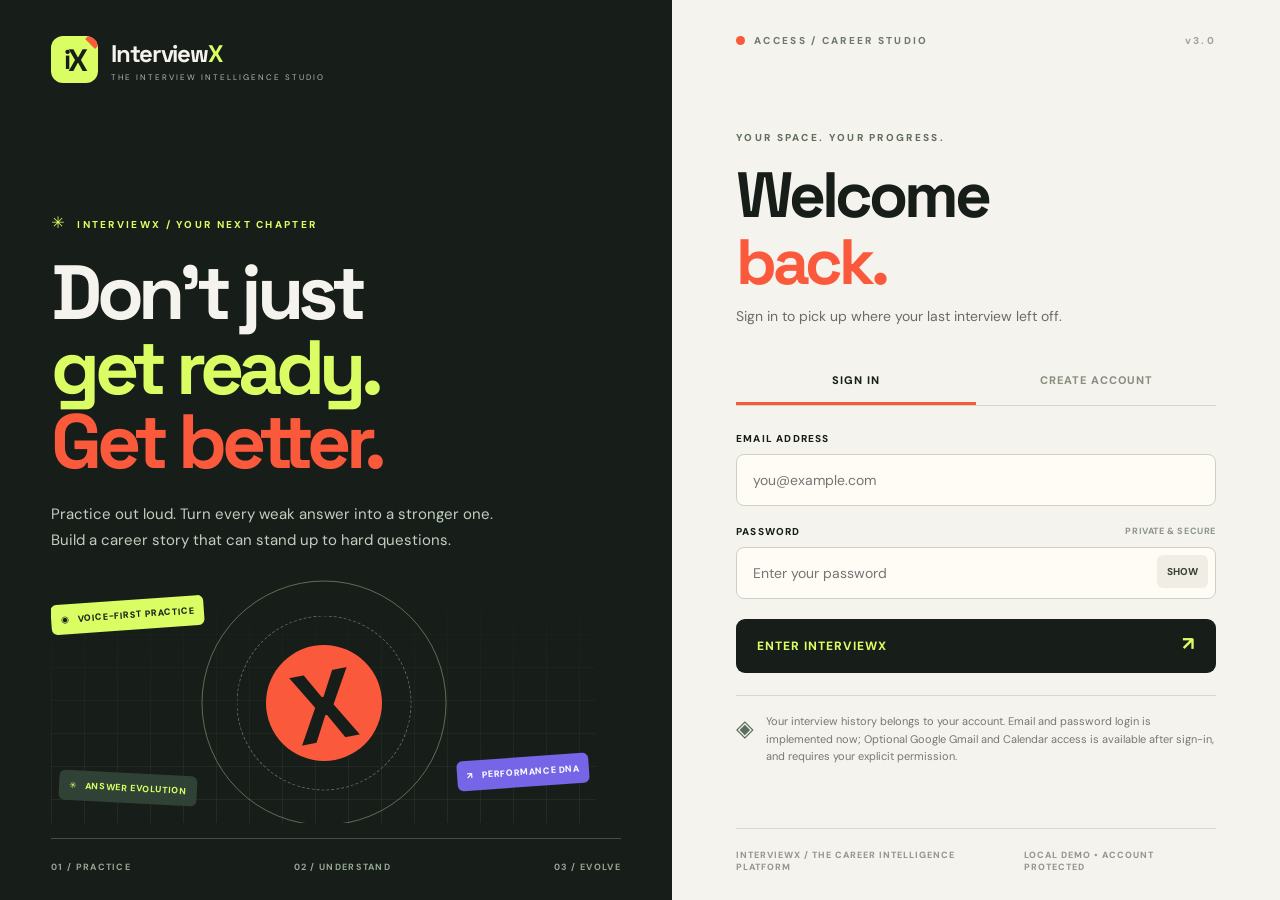
<file: static/login.html>
<!doctype html>
<html lang="en">
<head>
  <meta charset="utf-8" />
  <meta name="viewport" content="width=device-width, initial-scale=1" />
  <meta name="theme-color" content="#171d19" />
  <meta name="description" content="Create your InterviewX account, then grow your interview skills through real spoken practice." />
  <title>InterviewX — Your career starts here</title>
  <link rel="stylesheet" href="/static/auth.css" />
  <script src="/static/login.js" defer></script>
</head>
<body>
  <main class="auth-layout">
    <section class="story" aria-label="About InterviewX">
      <div class="brand"><div class="brand-icon">i<span>X</span><i></i></div><div class="brand-type"><strong>Interview<span>X</span></strong><small>THE INTERVIEW INTELLIGENCE STUDIO</small></div></div>
      <div class="story-center">
        <p class="eyebrow"><span class="sparkle">✳</span> INTERVIEWX / YOUR NEXT CHAPTER</p>
        <h1>Don't just<br><em>get ready.</em><br><span>Get better.</span></h1>
        <p class="story-desc">Practice out loud. Turn every weak answer into a stronger one. Build a career story that can stand up to hard questions.</p>
        <div class="visual" aria-hidden="true">
          <div class="grid-lines"></div>
          <div class="halo halo-one"></div><div class="halo halo-two"></div>
          <div class="center-glyph">X</div>
          <div class="floating floating-a">◉ &nbsp; VOICE-FIRST PRACTICE</div>
          <div class="floating floating-b">↗ &nbsp; PERFORMANCE DNA</div>
          <div class="floating floating-c">✳ &nbsp; ANSWER EVOLUTION</div>
        </div>
      </div>
      <footer class="story-footer"><span>01 / PRACTICE</span><span>02 / UNDERSTAND</span><span>03 / EVOLVE</span></footer>
    </section>
    <section class="login-side">
      <div class="auth-head"><span class="auth-head-dot"></span> ACCESS / CAREER STUDIO <span class="head-version">v3.0</span></div>
      <div class="form-zone">
        <div class="intro-kicker">YOUR SPACE. YOUR PROGRESS.</div>
        <h2 id="formTitle">Welcome<br><span>back.</span></h2>
        <p id="formSubtitle">Sign in to pick up where your last interview left off.</p>
        <div class="tab-row" role="tablist" aria-label="Account action">
          <button class="tab active" type="button" id="signInTab" role="tab" aria-selected="true">SIGN IN</button>
          <button class="tab" type="button" id="registerTab" role="tab" aria-selected="false">CREATE ACCOUNT</button>
        </div>
        <form id="authForm" autocomplete="on" novalidate>
          <div class="field hidden" id="nameField"><label for="name">YOUR NAME</label><input id="name" name="name" type="text" autocomplete="name" placeholder="How should we call you?" maxlength="80" /></div>
          <div class="field"><label for="email">EMAIL ADDRESS</label><input id="email" name="email" type="email" autocomplete="email" placeholder="you@example.com" required maxlength="254" /></div>
          <div class="field"><div class="field-label"><label for="password">PASSWORD</label><span id="passwordNote">PRIVATE & SECURE</span></div><div class="password-wrap"><input id="password" name="password" type="password" autocomplete="current-password" placeholder="Enter your password" required maxlength="128" /><button id="togglePassword" type="button" aria-label="Show password">SHOW</button></div></div>
          <p id="passwordHelp" class="password-help hidden">Use at least 10 characters. A passphrase is a good choice.</p>
          <div id="authError" class="error hidden" role="alert" aria-live="polite"></div>
          <button id="submitAuth" type="submit" class="submit">ENTER INTERVIEWX <span>↗</span></button>
        </form>
        <div class="privacy-note"><span aria-hidden="true">◈</span><p>Your interview history belongs to your account. Email and password login is implemented now; Optional Google Gmail and Calendar access is available after sign-in, and requires your explicit permission.</p></div>
      </div>
      <footer class="right-footer"><span>INTERVIEWX / THE CAREER INTELLIGENCE PLATFORM</span><span>LOCAL DEMO • ACCOUNT PROTECTED</span></footer>
    </section>
  </main>
</body>
</html>
</file>
<file: static/auth.css>
@import url('https://fonts.googleapis.com/css2?family=DM+Sans:wght@400;500;600;700;800&family=Space+Grotesk:wght@400;500;600;700&display=swap');
:root{--ink:#171d19;--lime:#d9fd62;--orange:#fb593c;--paper:#f5f3ed;--purple:#7765e8;--font:'DM Sans',system-ui,sans-serif;--display:'Space Grotesk',sans-serif}
*{box-sizing:border-box}body{margin:0;background:var(--paper);font-family:var(--font);color:var(--ink)}button,input{font:inherit}button{cursor:pointer}button:focus-visible,input:focus-visible{outline:3px solid var(--purple);outline-offset:3px}.hidden{display:none!important}.auth-layout{min-height:100vh;display:grid;grid-template-columns:minmax(430px,1.05fr) minmax(400px,.95fr)}.story{position:relative;background:var(--ink);color:var(--paper);padding:36px clamp(28px,4vw,74px) 27px;display:flex;flex-direction:column;min-height:700px;overflow:hidden}.brand{display:flex;align-items:center;gap:13px}.brand-icon{position:relative;display:flex;align-items:center;justify-content:center;width:47px;height:47px;border-radius:12px;color:var(--ink);background:var(--lime);font:700 27px var(--display);letter-spacing:-3px;overflow:hidden}.brand-icon span{font-size:31px}.brand-icon i{position:absolute;top:-4px;right:-4px;width:14px;height:14px;background:var(--orange);transform:rotate(45deg)}.brand-type strong{font:700 24px var(--display);letter-spacing:-1.3px}.brand-type strong span{color:var(--lime)}.brand-type small{display:block;letter-spacing:2px;font-size:8px;color:#aebdad;margin-top:3px}.story-center{margin-top:auto;padding-top:52px}.eyebrow,.intro-kicker,.auth-head{font-size:10px;letter-spacing:2.3px;font-weight:800}.eyebrow{color:var(--lime)}.sparkle{font-size:16px;margin-right:6px}.story h1{font:700 clamp(59px,6vw,111px)/.97 var(--display);letter-spacing:-5.5px;margin:22px 0}.story h1 em{font-style:normal;color:var(--lime)}.story h1 span{color:var(--orange)}.story-desc{font-size:15px;line-height:1.75;color:#c1cfc1;max-width:455px}.visual{height:255px;max-width:545px;position:relative;margin:6px 0 15px;overflow:hidden}.grid-lines{position:absolute;inset:0;background-image:linear-gradient(#b4cf9a16 1px,transparent 1px),linear-gradient(90deg,#b4cf9a16 1px,transparent 1px);background-size:33px 33px;mask-image:linear-gradient(to top,black,transparent)}.halo{position:absolute;border:1px solid #bcdba66c;border-radius:50%;left:50%;top:53%;transform:translate(-50%,-50%)}.halo-one{width:245px;height:245px}.halo-two{width:175px;height:175px;border-style:dashed;animation:spin 30s linear infinite}.center-glyph{width:116px;height:116px;position:absolute;left:50%;top:53%;transform:translate(-50%,-50%) rotate(-11deg);display:grid;place-items:center;background:var(--orange);border-radius:50%;font:700 98px var(--display);color:var(--ink)}.floating{position:absolute;border-radius:6px;padding:9px 10px;font-size:9px;font-weight:800;letter-spacing:.6px;z-index:2}.floating-a{top:32px;left:0;background:var(--lime);color:var(--ink);transform:rotate(-4deg)}.floating-b{bottom:36px;right:7px;background:var(--purple);color:white;transform:rotate(-4deg)}.floating-c{bottom:20px;left:8px;background:#304236;color:var(--lime);transform:rotate(3deg)}.story-footer{display:flex;justify-content:space-between;gap:8px;padding-top:22px;border-top:1px solid #415040;color:#97a796;font-size:9px;font-weight:700;letter-spacing:1.3px}.login-side{padding:34px clamp(30px,5vw,78px) 27px;display:flex;flex-direction:column;min-width:0}.auth-head{display:flex;align-items:center;gap:9px;color:#6f786d}.auth-head-dot{width:9px;height:9px;background:var(--orange);border-radius:100%}.head-version{margin-left:auto;color:#a5a49a}.form-zone{max-width:490px;width:100%;margin:auto}.intro-kicker{color:#626e5d;margin-top:22px}.form-zone h2{font:700 clamp(50px,5vw,75px)/1.04 var(--display);letter-spacing:-4px;margin:18px 0 10px}.form-zone h2 span{color:var(--orange)}.form-zone>p{color:#686e64;font-size:14px;line-height:1.65;max-width:410px;margin:0 0 30px}.tab-row{display:grid;grid-template-columns:1fr 1fr;border-bottom:1px solid #d4d5c9;margin-bottom:26px}.tab{border:0;background:transparent;color:#888e80;font-size:11px;font-weight:800;letter-spacing:1px;padding:15px 4px;border-bottom:3px solid transparent}.tab.active{color:var(--ink);border-bottom-color:var(--orange)}.field{margin-bottom:19px}.field>label,.field-label label{display:block;font-size:10px;font-weight:800;letter-spacing:1.2px;margin-bottom:9px}.field-label{display:flex;justify-content:space-between}.field-label span{font-size:9px;font-weight:800;color:#8e9688;letter-spacing:.6px}.field input{width:100%;min-height:52px;border:1px solid #d0d1c6;border-radius:8px;background:#fffcf6;padding:0 16px;color:var(--ink);font-size:14px}.field input:focus{border-color:var(--ink);outline:2px solid #d9fd62}.password-wrap{position:relative}.password-wrap input{padding-right:83px}.password-wrap button{position:absolute;right:8px;top:8px;border:0;background:#f0eee4;border-radius:6px;padding:10px;color:#374135;font-size:10px;font-weight:800}.password-help{color:#687260;font-size:11px;margin:-7px 0 16px}.submit{width:100%;background:var(--ink);color:var(--lime);border:0;border-radius:9px;padding:19px 21px;text-align:left;display:flex;justify-content:space-between;font-weight:800;font-size:12px;letter-spacing:1px;margin-top:20px;transition:transform .16s,background .16s}.submit:hover{background:#2b3b2b;transform:translateY(-2px)}.submit:disabled{opacity:.6;cursor:wait;transform:none}.submit span{font-size:19px;line-height:12px}.error{background:#ffe5de;border:1px solid #e9a59a;color:#882c1e;border-radius:7px;padding:12px;font-size:12px;margin-bottom:15px}.privacy-note{display:flex;gap:12px;margin-top:22px;border-top:1px solid #d7d7ca;padding-top:17px}.privacy-note span{font-size:23px;color:#59715c}.privacy-note p{margin:0;font-size:11px;color:#74796e;line-height:1.6}.right-footer{display:flex;justify-content:space-between;gap:15px;font-size:9px;letter-spacing:1px;color:#93978c;font-weight:800;border-top:1px solid #d7d7ca;padding-top:20px}@keyframes spin{from{transform:translate(-50%,-50%) rotate(0deg)}to{transform:translate(-50%,-50%) rotate(360deg)}}@media(max-width:960px){.auth-layout{grid-template-columns:1fr 1fr}.story{min-height:690px;padding:25px}.story h1{font-size:64px;letter-spacing:-4px}.login-side{padding:25px}.floating{font-size:8px}}@media(max-width:750px){.auth-layout{display:flex;flex-direction:column}.story{min-height:0;padding:21px 24px}.brand-icon{width:37px;height:37px;font-size:22px}.brand-type strong{font-size:20px}.story-center,.story-footer{display:none}.login-side{padding:18px 24px 28px;min-height:calc(100vh - 80px)}.form-zone{margin:35px auto}.form-zone h2{font-size:57px}.right-footer{font-size:8px}}@media(prefers-reduced-motion:reduce){*,*:before,*:after{animation:none!important;transition:none!important}}
</file>
